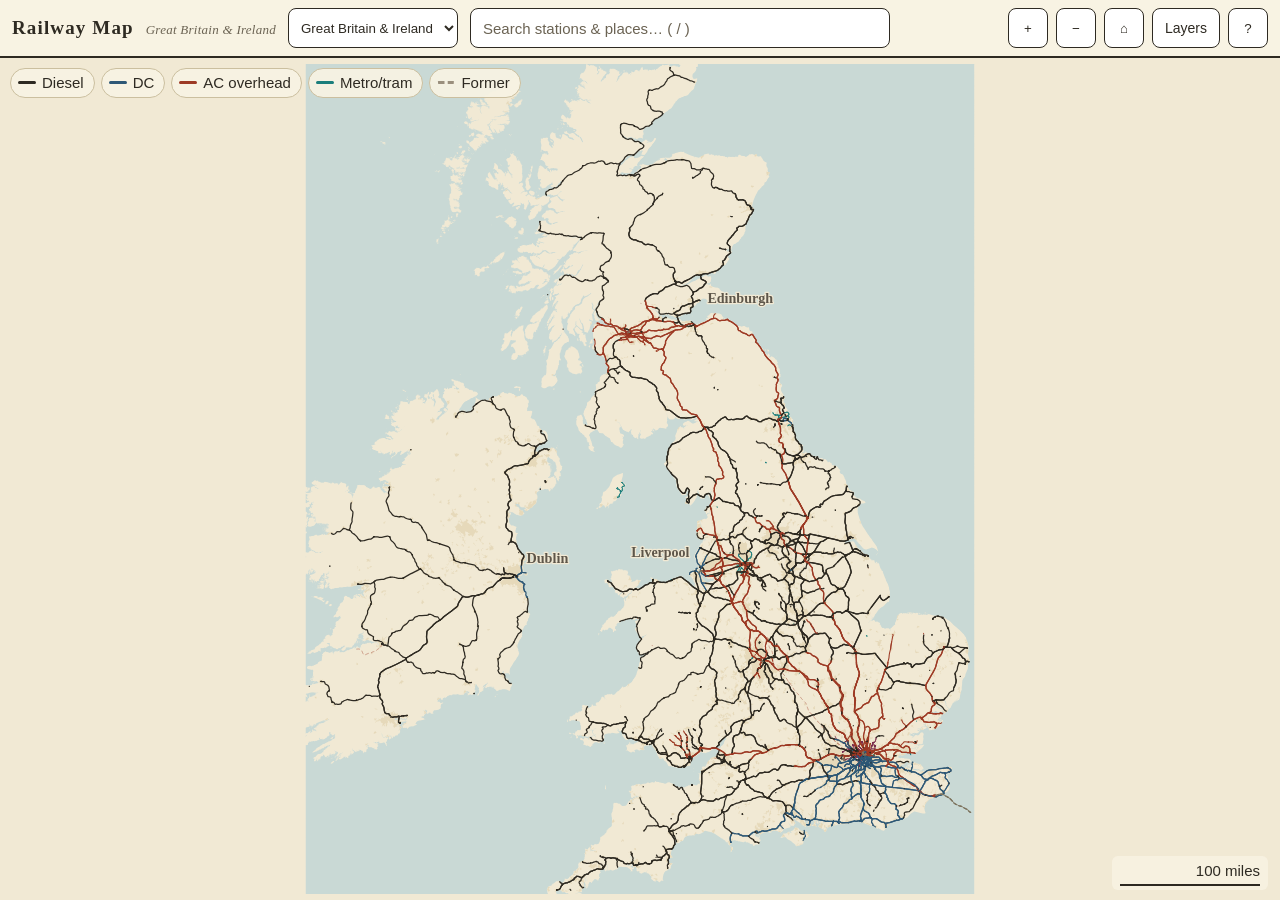
<file: index.html>
<!doctype html><html lang="en"><head><meta charset="utf-8">
<meta name="viewport" content="width=device-width,initial-scale=1">
<title>Railway Map</title>
<meta name="robots" content="noindex">
<script>
/* land on the default region, PRESERVING the #deep-link hash so old
   root-level bookmarks (/#x=..&y=..&k=..) keep working */
location.replace("./uk/" + location.hash);
</script>
<noscript><meta http-equiv="refresh" content="0; url=./uk/"></noscript>
</head><body>
<p>Redirecting to the <a href="./uk/">railway map</a>&hellip;</p>
<p>Regions: <a href="./uk/">Great Britain &amp; Ireland</a> &middot; <a href="./au/">Australia</a></p>
</body></html>
</file>
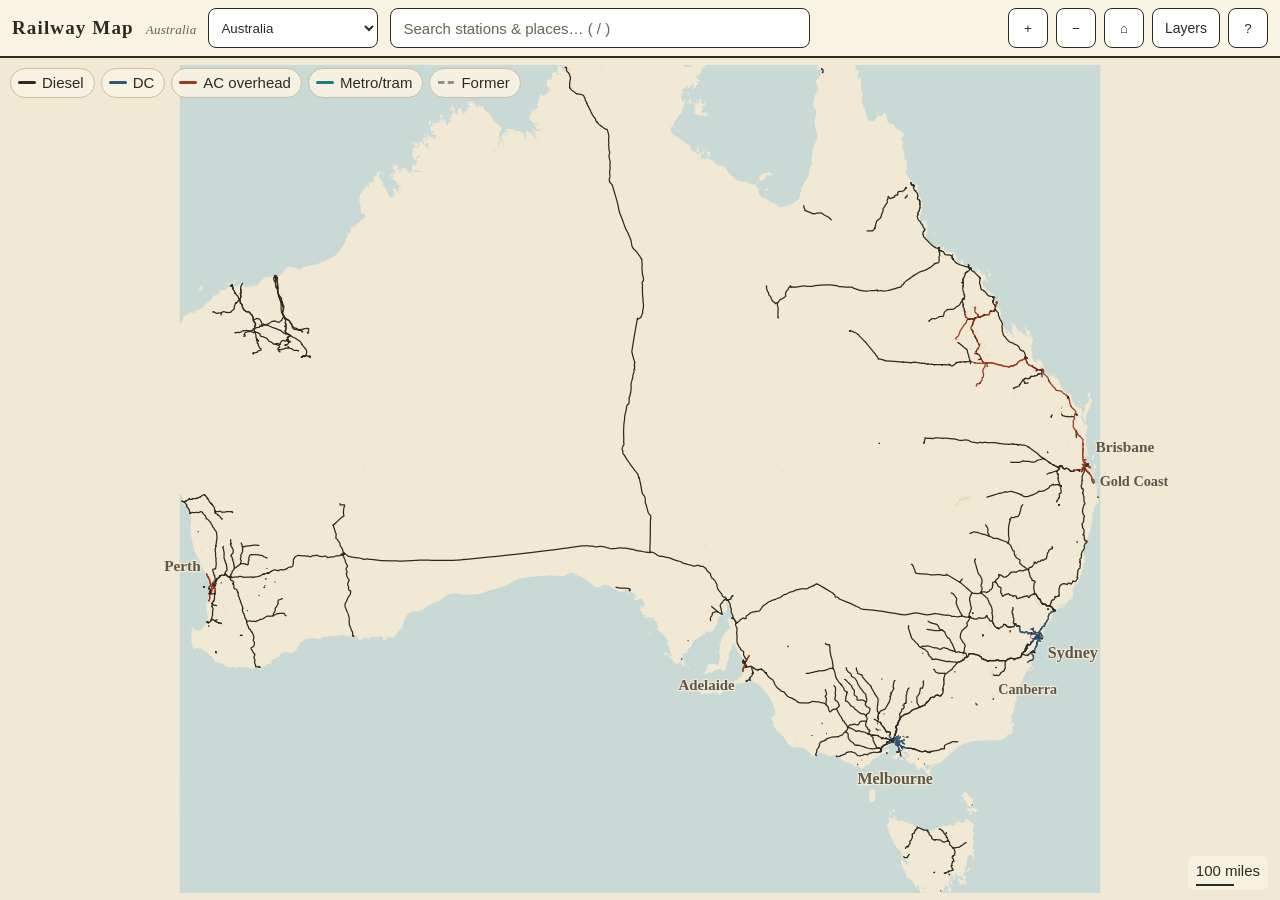
<file: au/index.html>
<!DOCTYPE html>
<html lang="en">
<head>
<meta charset="utf-8">
<meta name="viewport" content="width=device-width, initial-scale=1, viewport-fit=cover">
<title>UK &amp; Ireland Railway Map</title>
<meta name="description" content="Interactive map of every railway in Great Britain and Ireland — electrification, stations, junctions, yards, tunnels and former lines, from OpenStreetMap data.">
<meta name="color-scheme" content="light">
<!-- Google tag (gtag.js) -->
<script async src="https://www.googletagmanager.com/gtag/js?id=G-Q1S92GX2BQ"></script>
<script>
  window.dataLayer = window.dataLayer || [];
  function gtag(){dataLayer.push(arguments);}
  gtag('js', new Date());
  gtag('config', 'G-Q1S92GX2BQ');
</script>
<link rel="stylesheet" href="style.css">
<link rel="icon" href="data:image/svg+xml,%3Csvg xmlns='http://www.w3.org/2000/svg' viewBox='0 0 16 16'%3E%3Crect width='16' height='16' fill='%23f1e9d4'/%3E%3Cpath d='M2 12 14 4' stroke='%232e2a22' stroke-width='2'/%3E%3Cpath d='M2 8 14 8' stroke='%239d3a25' stroke-width='2'/%3E%3C/svg%3E">
</head>
<body>
<a class="skip" href="#controls">Skip to map controls</a>

<header id="topbar">
  <h1 id="title"><span id="titletext">Railway&nbsp;Map</span> <span id="subtitle">Great Britain &amp; Ireland</span></h1>

  <span id="mapselwrap" hidden>
    <label class="vh" for="mapsel">Map region</label>
    <select id="mapsel"></select>
  </span>

  <div id="searchwrap" role="search">
    <label class="vh" for="search">Search stations and places</label>
    <input id="search" type="text" role="combobox" aria-expanded="false"
           aria-controls="results" aria-autocomplete="list" autocomplete="off"
           spellcheck="false" placeholder="Search stations &amp; places&hellip; ( / )">
    <ul id="results" role="listbox" aria-label="Search results" hidden></ul>
  </div>

  <nav id="controls" tabindex="-1" aria-label="Map controls">
    <button id="zoomin"  class="ctl" aria-label="Zoom in"  title="Zoom in (+)">+</button>
    <button id="zoomout" class="ctl" aria-label="Zoom out" title="Zoom out (&minus;)">&minus;</button>
    <button id="fit"     class="ctl" aria-label="Fit whole map" title="Fit whole map (0)">&#x2302;</button>
    <button id="layersbtn" class="ctl wide" aria-expanded="false" aria-controls="layers"
            title="Layers (L)">Layers</button>
    <button id="helpbtn" class="ctl" aria-label="Help and about" aria-expanded="false"
            aria-controls="help" title="Help (?)">?</button>
  </nav>
</header>

<main id="stage">
  <canvas id="map" role="application" tabindex="0"
          aria-label="Railway map. Pan with arrow keys or by dragging; zoom with plus and minus or the mouse wheel; press Enter for details of the feature at the centre; press slash to search."></canvas>

  <div id="announce" class="vh" role="status" aria-live="polite"></div>

  <aside id="layers" aria-label="Map layers" hidden>
    <h2>Layers</h2>
    <div id="layergroups"></div>
    <button id="layersclose" class="ctl">Close</button>
  </aside>

  <div id="card" role="dialog" aria-label="Feature details" hidden>
    <button id="cardclose" class="ctl" aria-label="Close details">&times;</button>
    <div id="cardbody"></div>
  </div>

  <dialog id="help" aria-label="Help and about">
    <h2>About this map</h2>
    <p>Every railway in Great Britain and Ireland, drawn from
       <a href="https://www.openstreetmap.org/copyright" rel="external">OpenStreetMap</a> data.
       The geometry is gently <em>schematised</em>: parallel tracks are spread apart so each
       line can be seen, while the routes stay true to the landscape.</p>
    <h3>Reading the map</h3>
    <ul id="helplegend"></ul>
    <h3>Getting around</h3>
    <table class="keys">
      <tr><th scope="row">Drag / arrow keys</th><td>pan the map</td></tr>
      <tr><th scope="row">Scroll / pinch / <kbd>+</kbd> <kbd>&minus;</kbd></th><td>zoom</td></tr>
      <tr><th scope="row"><kbd>0</kbd></th><td>fit the whole map</td></tr>
      <tr><th scope="row"><kbd>/</kbd></th><td>search stations &amp; places</td></tr>
      <tr><th scope="row"><kbd>L</kbd></th><td>layers panel</td></tr>
      <tr><th scope="row">Click / tap</th><td>details for the nearest feature</td></tr>
      <tr><th scope="row"><kbd>Enter</kbd></th><td>details at the map centre (keyboard)</td></tr>
      <tr><th scope="row"><kbd>Esc</kbd></th><td>close panels</td></tr>
    </table>
    <p class="fine">Zoom in for detail: junction names, yard outlines, level crossings and
       former (closed) lines appear as you approach. The address bar tracks your view, so any
       view can be bookmarked or shared.</p>
    <p class="fine">Map data &copy; OpenStreetMap contributors (ODbL). Built as a static
       site &mdash; no server. <a id="classiclink" href="classic.html">Classic viewer</a>.</p>
    <button id="helpclose" class="ctl">Close</button>
  </dialog>

  <div id="legendbar" aria-hidden="true"></div>
  <div id="scalebar" aria-hidden="true"><span id="scalelabel"></span><div id="scalerule"></div></div>
  <div id="loading" role="status">Loading map&hellip;</div>
</main>

<script src="app.js"></script>
</body>
</html>
</file>
<file: au/style.css>
/* UK & Ireland Railway Map — session-4 accessible viewer.
   Vintage flat-litho look matching the map palette; system fonts for UI,
   Georgia for map-adjacent type. Static site, no dependencies. */

:root{
  --paper:#f1e9d4; --paper-hi:#f8f3e3; --ink:#2e2a22; --sub:#6b6353;
  --accent:#274b66; --rule:#cbbf9f; --red:#a02818;
  --shadow:0 2px 14px rgba(46,42,34,.18);
  --ctl-h:40px;
}
@media (prefers-contrast: more){
  :root{ --sub:#3d382c; --rule:#8f835f; }
}
*{box-sizing:border-box}
html,body{height:100%;margin:0}
body{
  display:flex; flex-direction:column;
  background:var(--paper); color:var(--ink);
  font:15px/1.45 -apple-system,BlinkMacSystemFont,"Segoe UI",Roboto,Helvetica,Arial,sans-serif;
}

.vh{position:absolute!important;width:1px;height:1px;margin:-1px;padding:0;overflow:hidden;clip:rect(0 0 0 0);white-space:nowrap;border:0}
.skip{position:absolute;left:8px;top:-48px;z-index:60;background:var(--accent);color:#fff;
  padding:10px 14px;border-radius:0 0 8px 8px;text-decoration:none;transition:top .15s}
.skip:focus{top:0}

:focus-visible{outline:3px solid var(--accent);outline-offset:2px;border-radius:4px}

/* ---------- top bar ---------- */
#topbar{
  flex:none; display:flex; align-items:center; gap:12px; flex-wrap:wrap;
  padding:8px 12px; border-bottom:2px solid var(--ink);
  background:var(--paper-hi);
  z-index:30;
}
#title{font:700 19px/1.1 Georgia,serif; letter-spacing:.06em; margin:0; white-space:nowrap}
#subtitle{font:italic 400 13px Georgia,serif; color:var(--sub); letter-spacing:.02em; margin-left:6px}

/* region selector — only shown when ../maps.json lists >=2 maps */
#mapsel{
  height:var(--ctl-h); padding:0 8px;
  border:1.5px solid var(--ink); border-radius:8px;
  background:#fff; color:var(--ink); font:600 14px/1 inherit; cursor:pointer;
}
#mapsel:hover{background:var(--accent); color:#fff; border-color:var(--accent)}

#searchwrap{position:relative; flex:1 1 240px; max-width:420px; min-width:170px}
#search{
  width:100%; height:var(--ctl-h); padding:0 12px;
  border:1.5px solid var(--ink); border-radius:8px;
  background:#fff; color:var(--ink); font:inherit;
}
#search::placeholder{color:var(--sub)} /* was #8c8270: 3.79:1 on #fff, fails 1.4.3 */
#results{
  position:absolute; left:0; right:0; top:calc(var(--ctl-h) + 4px);
  margin:0; padding:4px; list-style:none;
  background:#fff; border:1.5px solid var(--ink); border-radius:8px;
  box-shadow:var(--shadow); max-height:46vh; overflow:auto; z-index:50;
}
#results li{padding:8px 10px; border-radius:6px; cursor:pointer; display:flex; gap:8px; align-items:baseline}
#results li .kind{font:italic 12px Georgia,serif; color:var(--sub); margin-left:auto; white-space:nowrap}
#results li[aria-selected="true"], #results li:hover{background:var(--accent); color:#fff}
#results li[aria-selected="true"] .kind, #results li:hover .kind{color:#dfe8ef}

#controls{display:flex; gap:8px; margin-left:auto}
.ctl{
  min-width:var(--ctl-h); height:var(--ctl-h); padding:0 12px;
  border:1.5px solid var(--ink); border-radius:8px;
  background:#fff; color:var(--ink); font:600 17px/1 inherit; cursor:pointer;
}
.ctl.wide{font-size:14px}
.ctl:hover{background:var(--accent); color:#fff; border-color:var(--accent)}
.ctl[aria-expanded="true"]{background:var(--ink); color:var(--paper)}

/* ---------- stage ---------- */
#stage{flex:1; position:relative; overflow:hidden}
#map{position:absolute; inset:0; width:100%; height:100%; touch-action:none; cursor:grab}
#map.drag{cursor:grabbing}

/* ---------- layers panel ---------- */
#layers{
  position:absolute; top:10px; right:10px; z-index:40;
  width:min(290px, calc(100vw - 20px)); max-height:calc(100% - 20px); overflow:auto;
  background:var(--paper-hi); border:1.5px solid var(--ink); border-radius:10px;
  box-shadow:var(--shadow); padding:12px 14px;
}
#layers h2{font:700 14px Georgia,serif; letter-spacing:.08em; text-transform:uppercase; margin:.2em 0 .4em}
#layers h3{font:italic 600 13px Georgia,serif; color:var(--sub); margin:.9em 0 .25em}
#layers label{display:flex; align-items:center; gap:9px; padding:6px 2px; cursor:pointer; border-radius:6px}
#layers label:hover{background:rgba(39,75,102,.08)}
#layers input[type=checkbox]{width:18px; height:18px; accent-color:var(--accent); flex:none}
#layers .sw{flex:none; width:26px; height:8px; border-radius:2px; border:1px solid rgba(46,42,34,.25)}
#layersclose{margin-top:10px}

/* ---------- feature tooltip (follows the cursor; pins on click) ------- */
#card{
  position:absolute; left:0; top:0; z-index:40;
  max-width:min(300px, calc(100vw - 20px));
  background:var(--paper-hi); border:1.5px solid var(--ink); border-radius:8px;
  box-shadow:var(--shadow); padding:8px 12px;
  pointer-events:none;
}
#card.pin{pointer-events:auto; padding-right:38px}
#card h2{font:700 15px Georgia,serif; margin:0 0 1px}
#card .kind{font:italic 12.5px Georgia,serif; color:var(--sub); margin:0}
#card dl{margin:5px 0 0; display:grid; grid-template-columns:auto 1fr; gap:1px 10px; font-size:13px}
#card dt{color:var(--sub)} #card dd{margin:0}
#cardclose{position:absolute; top:5px; right:5px; min-width:26px; height:26px; padding:0; font-size:14px; display:none}
#card.pin #cardclose{display:block}

/* ---------- help dialog ---------- */
#help{
  border:2px solid var(--ink); border-radius:12px; padding:20px 22px;
  background:var(--paper-hi); color:var(--ink); max-width:560px; width:calc(100vw - 40px);
  max-height:calc(100vh - 60px); overflow:auto;
}
#help::backdrop{background:rgba(46,42,34,.45)}
#help h2{font:700 20px Georgia,serif; margin:0 0 8px}
#help h3{font:700 14px Georgia,serif; letter-spacing:.06em; text-transform:uppercase; margin:16px 0 6px}
#help a{color:var(--accent)}
#help .fine{font-size:13px; color:var(--sub)}
#helplegend{list-style:none; margin:0; padding:0}
#helplegend li{display:flex; align-items:center; gap:10px; padding:3px 0; font-size:14px}
#helplegend .sw{flex:none; width:34px; height:0; border-top-width:3px; border-top-style:solid}
#helplegend .sw.dash{border-top-style:dashed}
#helplegend .sw.area{height:14px; border:1px solid rgba(46,42,34,.3)}
.keys{border-collapse:collapse; font-size:14px}
.keys th{text-align:left; font-weight:600; padding:3px 14px 3px 0; white-space:nowrap}
.keys td{padding:3px 0}
kbd{background:#fff; border:1px solid var(--rule); border-bottom-width:2px; border-radius:4px; padding:0 5px; font:12px ui-monospace,Menlo,monospace}
#helpclose{margin-top:14px}

/* ---------- legend chips & scale bar ---------- */
#legendbar{
  position:absolute; left:10px; top:10px; z-index:20;
  display:flex; flex-wrap:wrap; gap:6px; max-width:min(60vw, 540px);
  pointer-events:none;
}
#legendbar .chip{
  display:inline-flex; align-items:center; gap:6px;
  background:rgba(248,243,227,.92); border:1px solid var(--rule); border-radius:99px;
  padding:3px 10px 3px 7px; font:12px/1 inherit; color:var(--ink);
}
#legendbar .chip .sw{width:18px; height:0; border-top:3px solid; border-radius:2px}
#legendbar .chip .sw.dash{border-top-style:dashed}

#scalebar{
  position:absolute; right:12px; bottom:10px; z-index:20; text-align:right;
  font:12px/1.3 inherit; color:var(--ink); pointer-events:none;
  background:rgba(248,243,227,.85); padding:4px 8px; border-radius:6px;
}
#scalerule{height:0; border-bottom:2.5px solid var(--ink); border-left:2.5px solid var(--ink); border-right:2.5px solid var(--ink); margin-top:2px}

#loading{
  position:absolute; left:50%; top:46%; transform:translate(-50%,-50%); z-index:25;
  background:var(--paper-hi); border:1.5px solid var(--ink); border-radius:10px;
  padding:14px 22px; font:italic 16px Georgia,serif; box-shadow:var(--shadow);
}
#loading.err{font-style:normal; color:var(--red)}
#loading[hidden]{display:none}

#tilespin{
  position:absolute; right:12px; top:10px; z-index:20;
  background:rgba(248,243,227,.92); border:1px solid var(--rule); border-radius:99px;
  padding:4px 12px; font:12px/1 inherit; color:var(--sub);
}

@media (max-width:640px){
  #title{font-size:16px}
  #subtitle{display:none}
  #legendbar{display:none}
  #card{left:6px; right:6px; bottom:6px; max-width:none}
}
@media (prefers-reduced-motion: reduce){
  .skip{transition:none}
}
</file>
